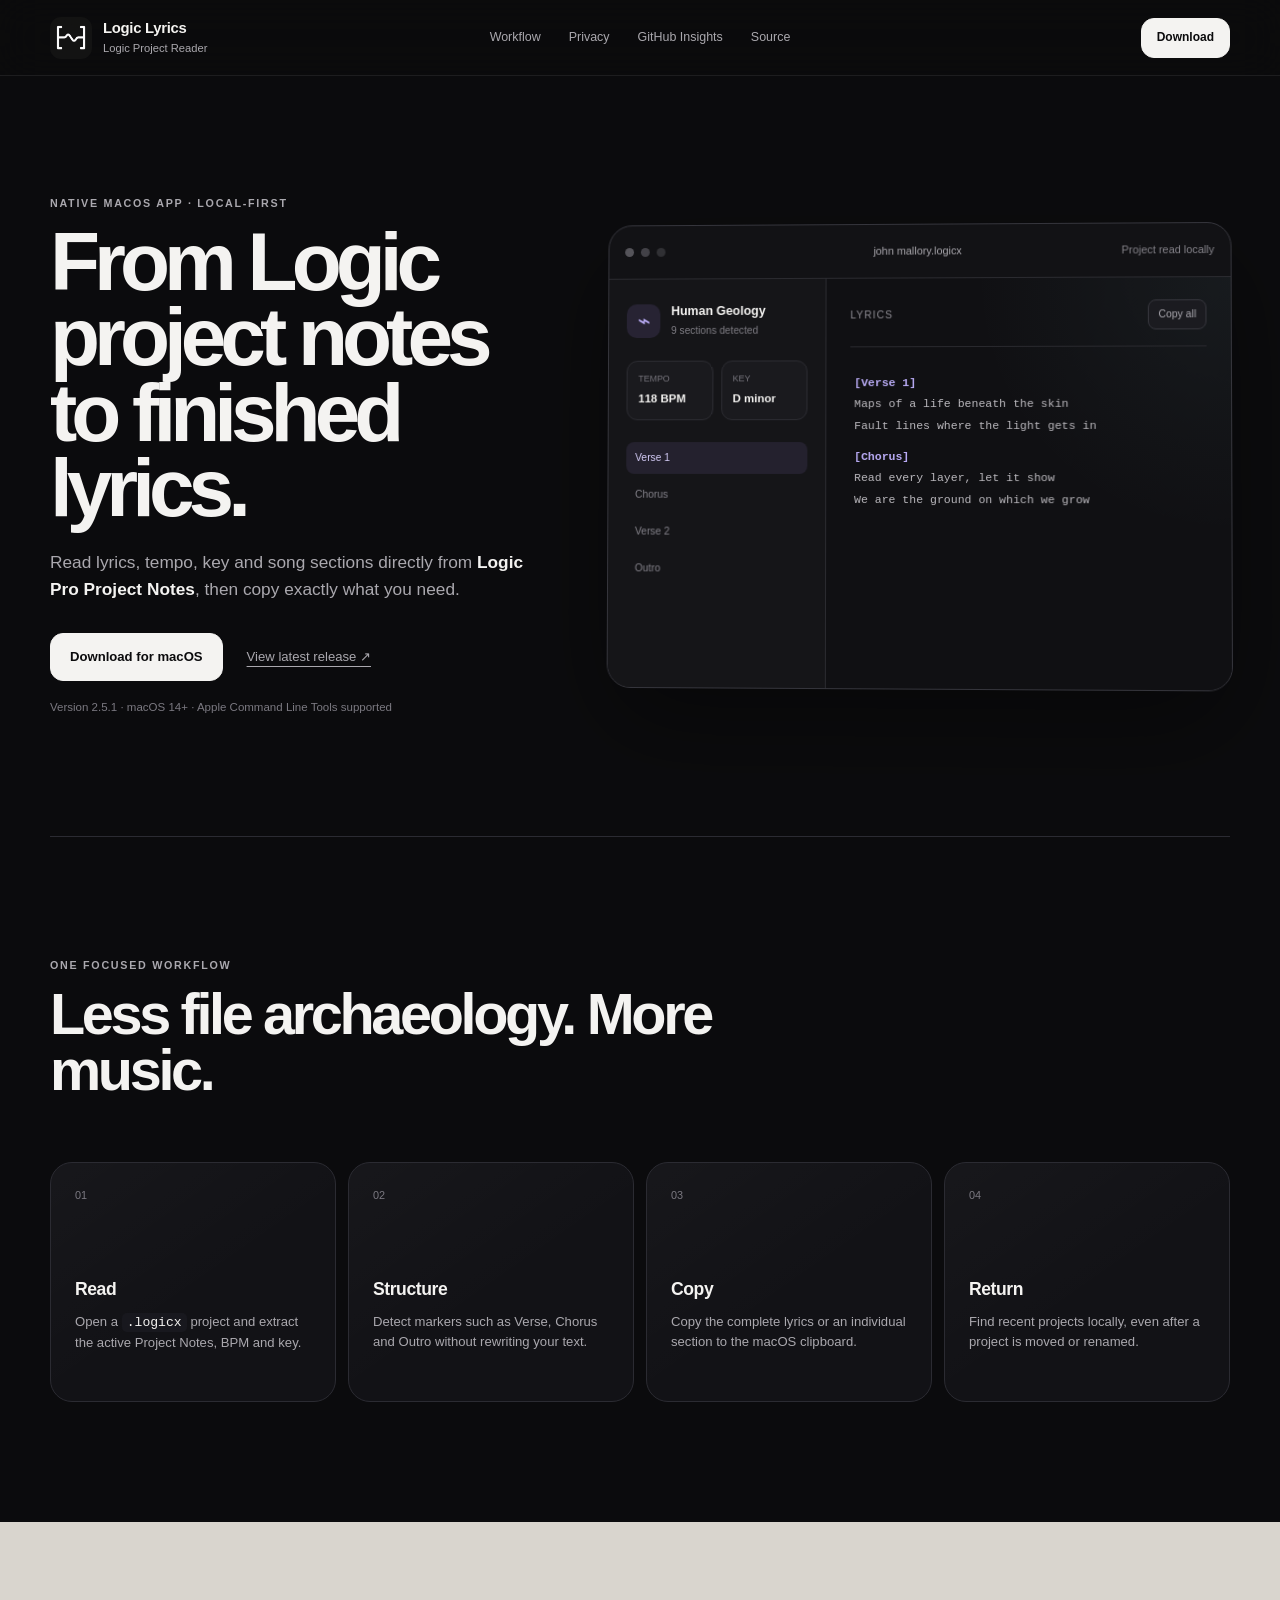
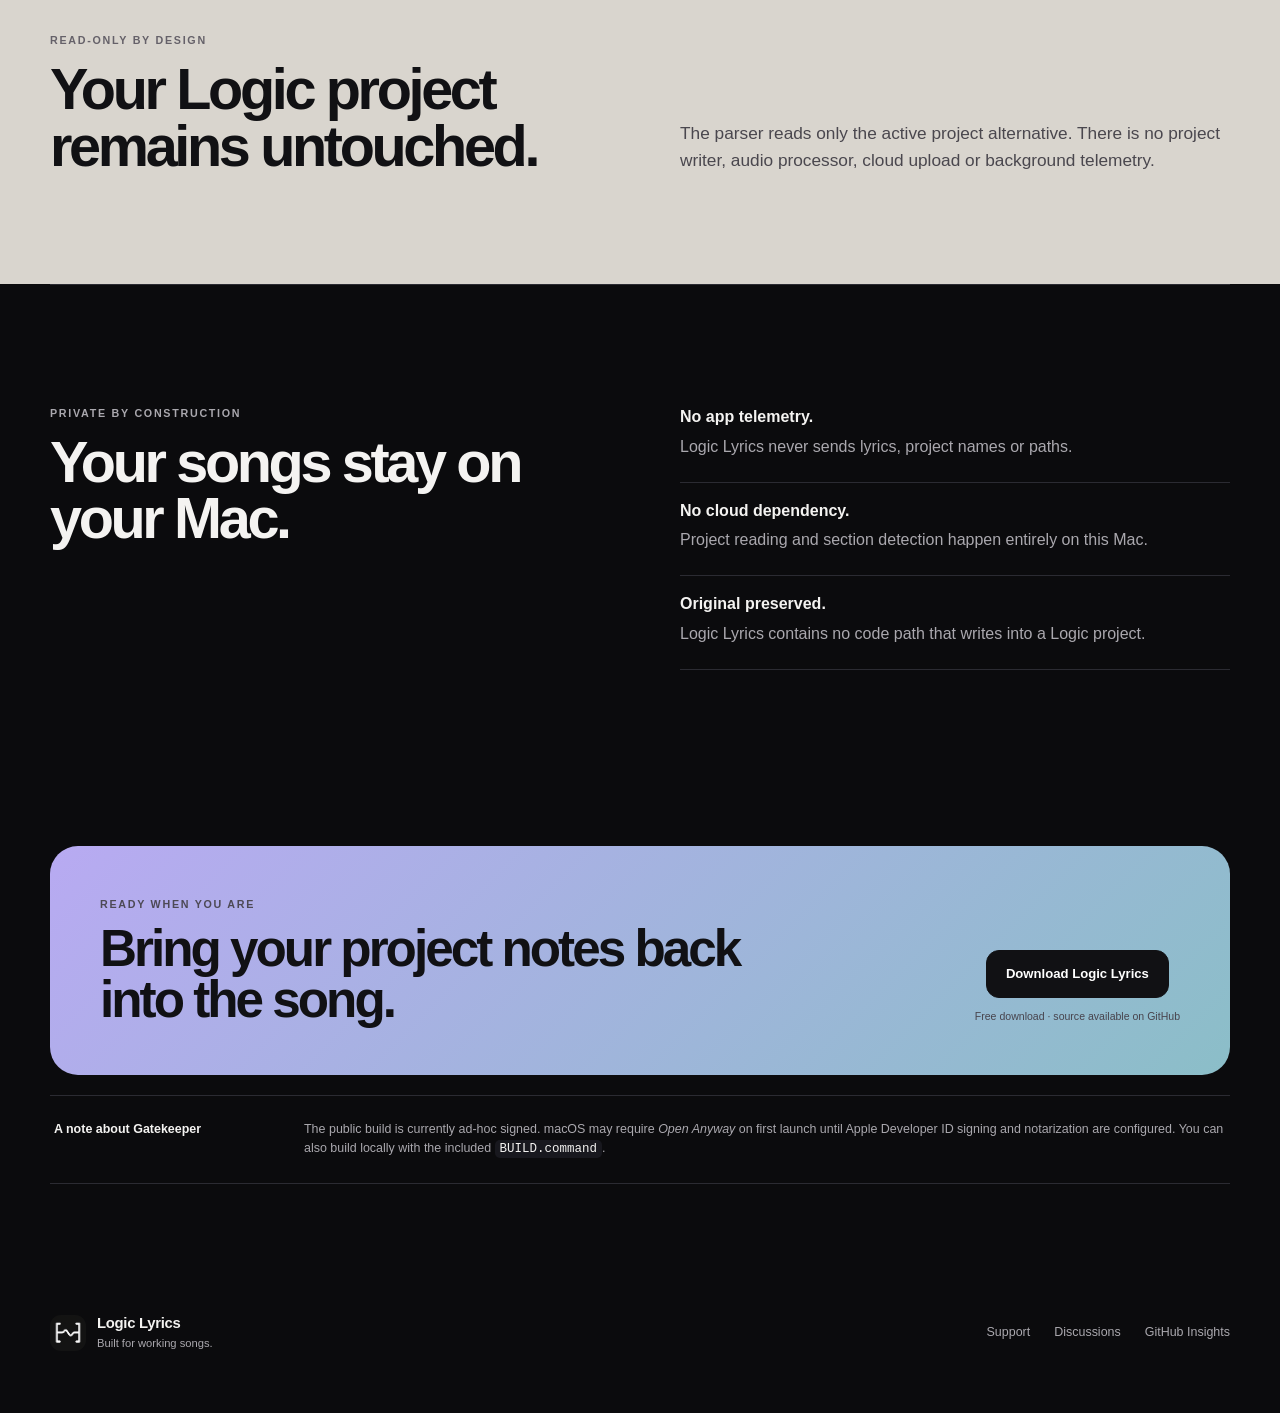
<file: index.html>
<!doctype html>
<html lang="en">
<head>
  <meta charset="utf-8">
  <meta name="viewport" content="width=device-width, initial-scale=1">
  <meta name="theme-color" content="#0b0b0d">
  <meta name="description" content="Logic Lyrics is a focused native macOS reader for lyrics, tempo and key stored in Logic Pro Project Notes.">
  <meta property="og:type" content="website">
  <meta property="og:title" content="Logic Lyrics — Logic Pro Project Notes reader for macOS">
  <meta property="og:description" content="Read and copy lyrics, tempo, key and sections directly from a local Logic Pro project.">
  <meta property="og:url" content="https://syb-illin.github.io/LogicLyrics/">
  <meta property="og:image" content="https://syb-illin.github.io/LogicLyrics/assets/social-preview.png">
  <meta name="twitter:card" content="summary_large_image">
  <title>Logic Lyrics — Logic Pro Project Notes reader for macOS</title>
  <link rel="icon" href="assets/app-icon.png">
  <link rel="stylesheet" href="product.css">
  <script type="application/ld+json">
  {
    "@context": "https://schema.org",
    "@type": "SoftwareApplication",
    "name": "Logic Lyrics",
    "applicationCategory": "MultimediaApplication",
    "operatingSystem": "macOS 14 or later",
    "softwareVersion": "2.5.1",
    "downloadUrl": "https://github.com/syb-illin/LogicLyrics/releases/latest/download/LogicLyrics.app.zip",
    "codeRepository": "https://github.com/syb-illin/LogicLyrics",
    "description": "A focused native macOS reader for Logic Pro Project Notes, lyrics, tempo and key."
  }
  </script>
</head>
<body>
  <a class="skip-link" href="#main">Skip to content</a>

  <header class="site-header">
    <a class="brand" href="#top" aria-label="Logic Lyrics home">
      <img src="assets/app-icon.png" alt="" width="42" height="42">
      <span><strong>Logic Lyrics</strong><small>Logic Project Reader</small></span>
    </a>
    <nav aria-label="Primary navigation">
      <a href="#workflow">Workflow</a>
      <a href="#privacy">Privacy</a>
      <a href="stats/">GitHub Insights</a>
      <a href="https://github.com/syb-illin/LogicLyrics">Source</a>
    </nav>
    <a class="button button-small" href="https://github.com/syb-illin/LogicLyrics/releases/latest/download/LogicLyrics.app.zip">Download</a>
  </header>

  <main id="main">
    <section id="top" class="hero" aria-labelledby="hero-title">
      <div class="hero-copy">
        <p class="eyebrow">Native macOS app · local-first</p>
        <h1 id="hero-title">From Logic project notes to finished lyrics.</h1>
        <p class="lede">Read lyrics, tempo, key and song sections directly from <strong>Logic Pro Project Notes</strong>, then copy exactly what you need.</p>
        <div class="hero-actions">
          <a class="button" href="https://github.com/syb-illin/LogicLyrics/releases/latest/download/LogicLyrics.app.zip">Download for macOS</a>
          <a class="text-link" href="https://github.com/syb-illin/LogicLyrics/releases/latest">View latest release <span aria-hidden="true">↗</span></a>
        </div>
        <p class="requirements">Version 2.5.1 · macOS 14+ · Apple Command Line Tools supported</p>
      </div>

      <div class="studio-preview" aria-label="Logic Lyrics workflow preview">
        <div class="preview-toolbar">
          <span class="traffic-lights" aria-hidden="true"><i></i><i></i><i></i></span>
          <span>john mallory.logicx</span>
          <span class="project-state">Project read locally</span>
        </div>
        <div class="preview-grid">
          <div class="project-panel">
            <div class="project-head">
              <span class="project-icon" aria-hidden="true">⌁</span>
              <div><strong>Human Geology</strong><small>9 sections detected</small></div>
            </div>
            <dl>
              <div><dt>Tempo</dt><dd>118 BPM</dd></div>
              <div><dt>Key</dt><dd>D minor</dd></div>
            </dl>
            <div class="section-list" aria-hidden="true">
              <span class="active">Verse 1</span><span>Chorus</span><span>Verse 2</span><span>Outro</span>
            </div>
          </div>
          <div class="lyrics-panel">
            <div class="panel-label"><span>Lyrics</span><span class="mock-button" aria-hidden="true">Copy all</span></div>
            <div class="lyric-lines" aria-hidden="true">
              <strong>[Verse 1]</strong>
              <span>Maps of a life beneath the skin</span>
              <span>Fault lines where the light gets in</span>
              <span class="space"></span>
              <strong>[Chorus]</strong>
              <span>Read every layer, let it show</span>
              <span>We are the ground on which we grow</span>
            </div>
          </div>
        </div>
      </div>
    </section>

    <section id="workflow" class="section" aria-labelledby="workflow-title">
      <p class="eyebrow">One focused workflow</p>
      <h2 id="workflow-title">Less file archaeology. More music.</h2>
      <div class="feature-grid">
        <article><span class="index">01</span><h3>Read</h3><p>Open a <code>.logicx</code> project and extract the active Project Notes, BPM and key.</p></article>
        <article><span class="index">02</span><h3>Structure</h3><p>Detect markers such as Verse, Chorus and Outro without rewriting your text.</p></article>
        <article><span class="index">03</span><h3>Copy</h3><p>Copy the complete lyrics or an individual section to the macOS clipboard.</p></article>
        <article><span class="index">04</span><h3>Return</h3><p>Find recent projects locally, even after a project is moved or renamed.</p></article>
      </div>
    </section>

    <section class="voice-section" aria-labelledby="voice-title">
      <div>
        <p class="eyebrow">Read-only by design</p>
        <h2 id="voice-title">Your Logic project remains untouched.</h2>
      </div>
      <p>The parser reads only the active project alternative. There is no project writer, audio processor, cloud upload or background telemetry.</p>
    </section>

    <section id="privacy" class="section privacy" aria-labelledby="privacy-title">
      <div>
        <p class="eyebrow">Private by construction</p>
        <h2 id="privacy-title">Your songs stay on your Mac.</h2>
      </div>
      <div class="privacy-list">
        <p><strong>No app telemetry.</strong> Logic Lyrics never sends lyrics, project names or paths.</p>
        <p><strong>No cloud dependency.</strong> Project reading and section detection happen entirely on this Mac.</p>
        <p><strong>Original preserved.</strong> Logic Lyrics contains no code path that writes into a Logic project.</p>
      </div>
    </section>

    <section class="download-card" aria-labelledby="download-title">
      <div><p class="eyebrow">Ready when you are</p><h2 id="download-title">Bring your project notes back into the song.</h2></div>
      <div class="download-actions">
        <a class="button button-light" href="https://github.com/syb-illin/LogicLyrics/releases/latest/download/LogicLyrics.app.zip">Download Logic Lyrics</a>
        <small>Free download · source available on GitHub</small>
      </div>
    </section>

    <aside class="gatekeeper-note" aria-labelledby="gatekeeper-title">
      <strong id="gatekeeper-title">A note about Gatekeeper</strong>
      <p>The public build is currently ad-hoc signed. macOS may require <em>Open Anyway</em> on first launch until Apple Developer ID signing and notarization are configured. You can also build locally with the included <code>BUILD.command</code>.</p>
    </aside>
  </main>

  <footer>
    <div class="brand footer-brand"><img src="assets/app-icon.png" alt="" width="36" height="36"><span><strong>Logic Lyrics</strong><small>Built for working songs.</small></span></div>
    <div class="footer-links"><a href="https://github.com/syb-illin/LogicLyrics/issues">Support</a><a href="https://github.com/syb-illin/LogicLyrics/discussions">Discussions</a><a href="stats/">GitHub Insights</a></div>
  </footer>
</body>
</html>
</file>
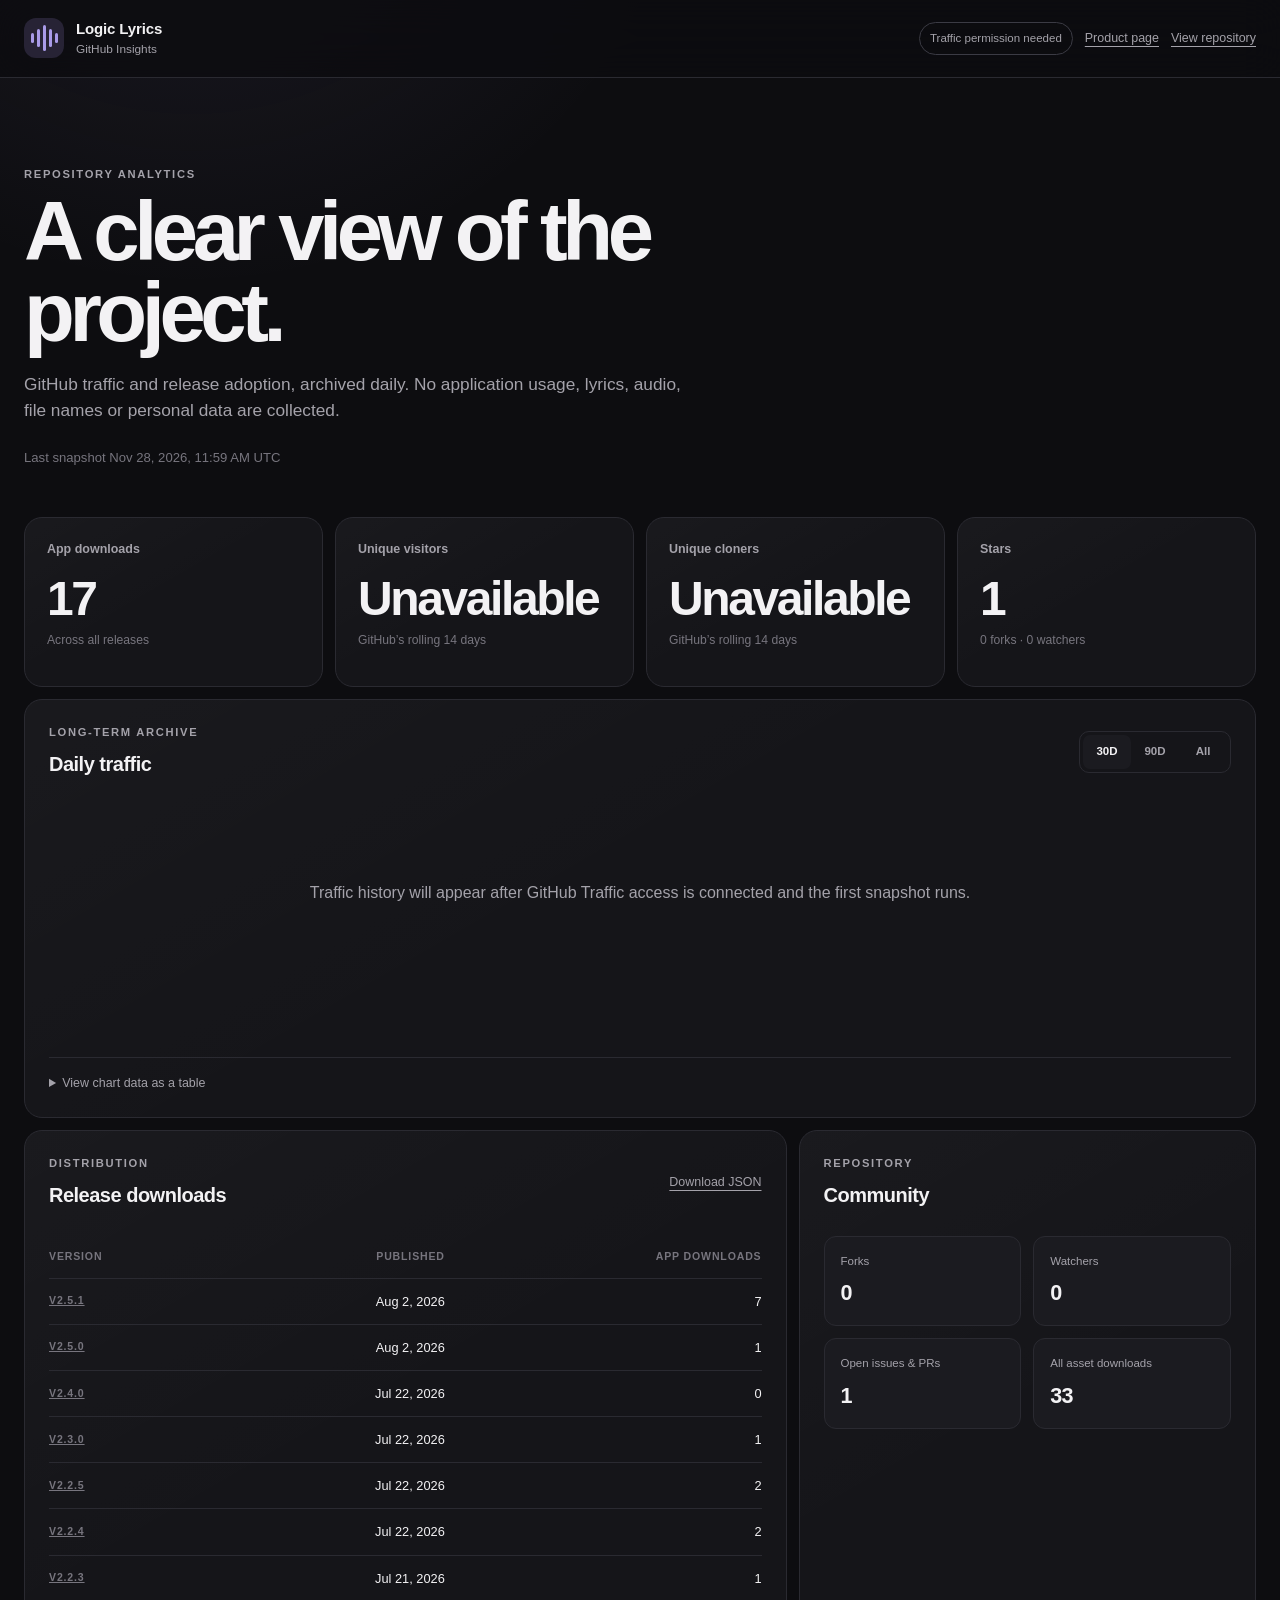
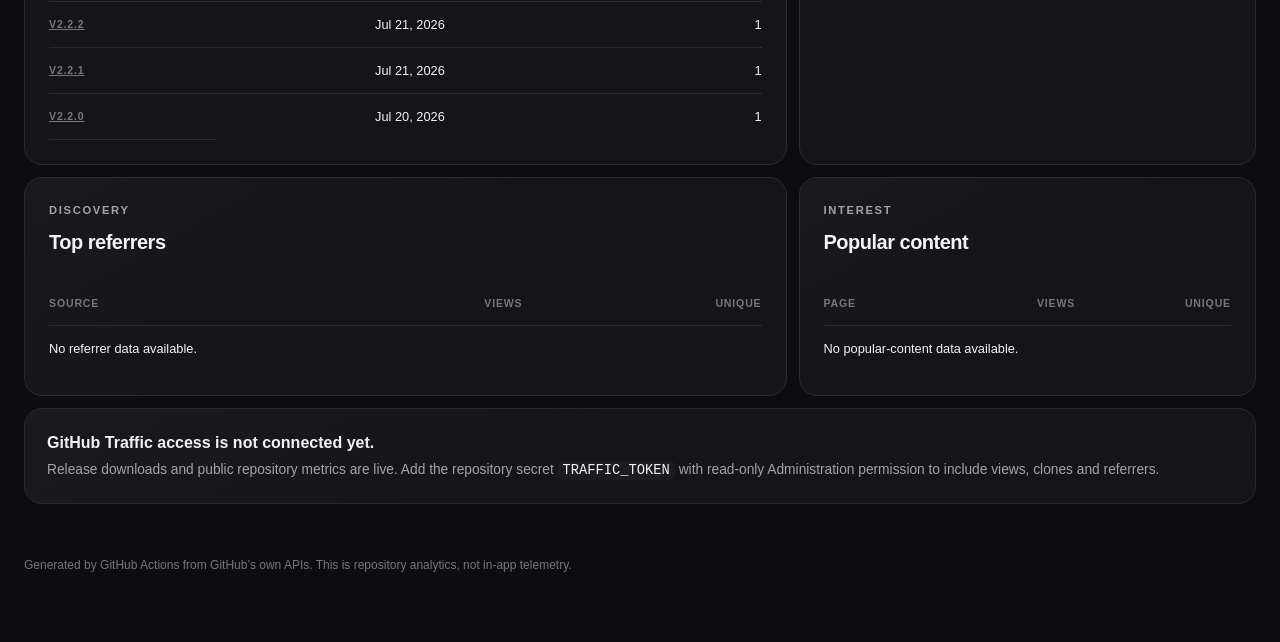
<file: stats/index.html>
<!DOCTYPE html>
<html lang="en">
<head>
  <meta charset="utf-8">
  <meta name="viewport" content="width=device-width, initial-scale=1">
  <meta name="color-scheme" content="dark light">
  <meta name="description" content="Privacy-safe GitHub statistics for Logic Lyrics.">
  <title>Logic Lyrics · GitHub Insights</title>
  <link rel="stylesheet" href="styles.css">
  <script src="dashboard.js" defer></script>
</head>
<body>
  <a class="skip-link" href="#content">Skip to dashboard</a>
  <header class="site-header">
    <a class="brand" href="../" aria-label="Logic Lyrics product page">
      <span class="brand-mark" aria-hidden="true"><i></i><i></i><i></i><i></i><i></i></span>
      <span>
        <strong>Logic Lyrics</strong>
        <small>GitHub Insights</small>
      </span>
    </a>
    <div class="header-actions">
      <span id="trafficStatus" class="status" role="status">Loading GitHub data…</span>
      <a class="quiet-link" href="../">Product page</a>
      <a id="repositoryLink" class="quiet-link" href="https://github.com/syb-illin/LogicLyrics">View repository</a>
    </div>
  </header>

  <main id="content">
    <section class="hero" aria-labelledby="dashboardTitle">
      <p class="eyebrow">Repository analytics</p>
      <h1 id="dashboardTitle">A clear view of the project.</h1>
      <p class="lede">GitHub traffic and release adoption, archived daily. No application usage, lyrics, audio, file names or personal data are collected.</p>
      <p id="lastUpdated" class="timestamp">Waiting for the first snapshot…</p>
    </section>

    <section class="metric-grid" aria-label="Current GitHub metrics">
      <article class="metric-card">
        <span class="metric-label">App downloads</span>
        <strong id="appDownloads" class="metric-value">—</strong>
        <span class="metric-note">Across all releases</span>
      </article>
      <article class="metric-card">
        <span class="metric-label">Unique visitors</span>
        <strong id="uniqueVisitors" class="metric-value">—</strong>
        <span class="metric-note">GitHub’s rolling 14 days</span>
      </article>
      <article class="metric-card">
        <span class="metric-label">Unique cloners</span>
        <strong id="uniqueCloners" class="metric-value">—</strong>
        <span class="metric-note">GitHub’s rolling 14 days</span>
      </article>
      <article class="metric-card">
        <span class="metric-label">Stars</span>
        <strong id="stars" class="metric-value">—</strong>
        <span id="communityNote" class="metric-note">Repository community</span>
      </article>
    </section>

    <section class="panel chart-panel" aria-labelledby="trafficHeading">
      <div class="panel-heading">
        <div>
          <p class="eyebrow">Long-term archive</p>
          <h2 id="trafficHeading">Daily traffic</h2>
        </div>
        <div class="range-control" role="group" aria-label="Traffic chart range">
          <button type="button" data-range="30" aria-pressed="true">30D</button>
          <button type="button" data-range="90" aria-pressed="false">90D</button>
          <button type="button" data-range="all" aria-pressed="false">All</button>
        </div>
      </div>
      <div id="chartEmpty" class="empty-state" hidden>
        Traffic history will appear after GitHub Traffic access is connected and the first snapshot runs.
      </div>
      <div id="chartContainer" class="chart-wrap">
        <svg id="trafficChart" viewBox="0 0 960 320" role="img" aria-labelledby="chartTitle chartDescription">
          <title id="chartTitle">Daily repository views and clones</title>
          <desc id="chartDescription">A line chart comparing GitHub page views with repository clones over time.</desc>
        </svg>
        <div class="legend" aria-hidden="true">
          <span><i class="legend-line views"></i>Views</span>
          <span><i class="legend-line clones"></i>Clones</span>
        </div>
      </div>
      <details class="data-details">
        <summary>View chart data as a table</summary>
        <div class="table-scroll">
          <table>
            <caption>Archived daily GitHub traffic</caption>
            <thead><tr><th scope="col">Date</th><th scope="col">Views</th><th scope="col">Unique visitors</th><th scope="col">Clones</th><th scope="col">Unique cloners</th></tr></thead>
            <tbody id="trafficDataRows"></tbody>
          </table>
        </div>
      </details>
    </section>

    <section class="split-grid">
      <article class="panel" aria-labelledby="releaseHeading">
        <div class="panel-heading">
          <div>
            <p class="eyebrow">Distribution</p>
            <h2 id="releaseHeading">Release downloads</h2>
          </div>
          <a class="quiet-link" href="data/dashboard.json" download>Download JSON</a>
        </div>
        <div class="table-scroll">
          <table>
            <caption class="visually-hidden">Application downloads by GitHub release</caption>
            <thead><tr><th scope="col">Version</th><th scope="col">Published</th><th scope="col">App downloads</th></tr></thead>
            <tbody id="releaseRows"></tbody>
          </table>
        </div>
      </article>

      <article class="panel" aria-labelledby="communityHeading">
        <div class="panel-heading">
          <div>
            <p class="eyebrow">Repository</p>
            <h2 id="communityHeading">Community</h2>
          </div>
        </div>
        <dl class="definition-grid">
          <div><dt>Forks</dt><dd id="forks">—</dd></div>
          <div><dt>Watchers</dt><dd id="watchers">—</dd></div>
          <div><dt>Open issues &amp; PRs</dt><dd id="openIssues">—</dd></div>
          <div><dt>All asset downloads</dt><dd id="allDownloads">—</dd></div>
        </dl>
      </article>
    </section>

    <section class="split-grid">
      <article class="panel" aria-labelledby="referrerHeading">
        <div class="panel-heading"><div><p class="eyebrow">Discovery</p><h2 id="referrerHeading">Top referrers</h2></div></div>
        <div class="table-scroll">
          <table>
            <caption class="visually-hidden">Top sources sending visitors to the repository</caption>
            <thead><tr><th scope="col">Source</th><th scope="col">Views</th><th scope="col">Unique</th></tr></thead>
            <tbody id="referrerRows"></tbody>
          </table>
        </div>
      </article>

      <article class="panel" aria-labelledby="contentHeading">
        <div class="panel-heading"><div><p class="eyebrow">Interest</p><h2 id="contentHeading">Popular content</h2></div></div>
        <div class="table-scroll">
          <table>
            <caption class="visually-hidden">Most viewed repository pages</caption>
            <thead><tr><th scope="col">Page</th><th scope="col">Views</th><th scope="col">Unique</th></tr></thead>
            <tbody id="pathRows"></tbody>
          </table>
        </div>
      </article>
    </section>

    <aside id="permissionNotice" class="notice" hidden aria-labelledby="permissionTitle">
      <div>
        <strong id="permissionTitle">GitHub Traffic access is not connected yet.</strong>
        <p>Release downloads and public repository metrics are live. Add the repository secret <code>TRAFFIC_TOKEN</code> with read-only Administration permission to include views, clones and referrers.</p>
      </div>
    </aside>
  </main>

  <footer>
    <p>Generated by GitHub Actions from GitHub’s own APIs. This is repository analytics, not in-app telemetry.</p>
  </footer>

  <noscript><p class="noscript">JavaScript is required to render the dashboard. The raw metrics remain available in <a href="data/dashboard.json">dashboard.json</a>.</p></noscript>
</body>
</html>
</file>
<file: product.css>
:root {
  color-scheme: dark;
  --bg: #0b0b0d;
  --surface: #121216;
  --surface-2: #18181e;
  --line: #2b2b32;
  --text: #f4f3f1;
  --muted: #aaa8ae;
  --quiet: #7b7981;
  --violet: #b9abf5;
  --cyan: #8fc6d0;
  --focus: #ded7ff;
  --radius: 22px;
  --max: 1180px;
  font-family: Inter, ui-sans-serif, -apple-system, BlinkMacSystemFont, "SF Pro Text", "Segoe UI", sans-serif;
  font-synthesis: none;
}

* { box-sizing: border-box; }
html { background: var(--bg); scroll-behavior: smooth; }
body { margin: 0; min-width: 320px; background: var(--bg); color: var(--text); line-height: 1.55; }
a { color: inherit; }
button, a { -webkit-tap-highlight-color: transparent; }
:focus-visible { outline: 3px solid var(--focus); outline-offset: 4px; }

.skip-link { position: fixed; z-index: 20; top: 12px; left: 12px; padding: 10px 14px; transform: translateY(-180%); border-radius: 10px; background: var(--text); color: var(--bg); }
.skip-link:focus { transform: translateY(0); }

.site-header { position: sticky; z-index: 10; top: 0; display: grid; grid-template-columns: 1fr auto 1fr; align-items: center; min-height: 76px; padding: 0 max(24px, calc((100vw - var(--max)) / 2)); border-bottom: 1px solid rgba(255,255,255,.08); background: rgba(11,11,13,.82); backdrop-filter: blur(22px); }
.brand { display: inline-flex; align-items: center; gap: 11px; width: fit-content; text-decoration: none; }
.brand img { border-radius: 11px; }
.brand strong, .brand small { display: block; }
.brand strong { font-size: .93rem; letter-spacing: -.02em; }
.brand small { color: var(--muted); font-size: .7rem; }
nav { display: flex; gap: 28px; }
nav a, .footer-links a { color: var(--muted); font-size: .78rem; text-decoration: none; }
nav a:hover, .footer-links a:hover { color: var(--text); }
.site-header > .button { justify-self: end; }

main, footer { width: min(calc(100% - 48px), var(--max)); margin: 0 auto; }
.hero { display: grid; grid-template-columns: .88fr 1.12fr; align-items: center; gap: 64px; min-height: 760px; padding: 90px 0; }
.hero::before { position: absolute; z-index: -1; top: 20px; left: 50%; width: min(900px, 80vw); height: 520px; transform: translateX(-25%); border-radius: 50%; background: radial-gradient(circle, rgba(185,171,245,.105), transparent 64%); content: ""; filter: blur(12px); }
.eyebrow { margin: 0 0 12px; color: var(--muted); font-size: .67rem; font-weight: 760; letter-spacing: .16em; text-transform: uppercase; }
h1, h2, h3, p { margin-top: 0; }
h1 { max-width: 600px; margin-bottom: 24px; font-size: clamp(3.3rem, 6.4vw, 6.3rem); line-height: .92; letter-spacing: -.073em; }
h2 { max-width: 760px; margin-bottom: 0; font-size: clamp(2.2rem, 4.5vw, 4.25rem); line-height: .98; letter-spacing: -.058em; }
h3 { margin-bottom: 8px; font-size: 1.1rem; letter-spacing: -.025em; }
.lede { max-width: 575px; margin-bottom: 30px; color: var(--muted); font-size: 1.08rem; }
.lede strong { color: var(--text); font-weight: 620; }
.hero-actions { display: flex; align-items: center; gap: 24px; }
.button { display: inline-flex; align-items: center; justify-content: center; min-height: 48px; padding: 0 19px; border: 1px solid var(--text); border-radius: 13px; background: var(--text); color: var(--bg); font-size: .82rem; font-weight: 760; text-decoration: none; transition: transform .18s ease, background .18s ease; }
.button:hover { transform: translateY(-2px); background: #fff; }
.button-small { min-height: 40px; padding: 0 15px; font-size: .75rem; }
.text-link { color: var(--muted); font-size: .82rem; text-underline-offset: 5px; }
.requirements { margin: 18px 0 0; color: var(--quiet); font-size: .72rem; }

.studio-preview { overflow: hidden; border: 1px solid #35353c; border-radius: 24px; background: #121215; box-shadow: 0 38px 100px rgba(0,0,0,.42); transform: perspective(1400px) rotateY(-2deg) rotateX(1deg); }
.preview-toolbar { display: grid; grid-template-columns: 1fr auto 1fr; align-items: center; min-height: 54px; padding: 0 16px; border-bottom: 1px solid #2b2b30; color: #aaa8ae; font-size: .68rem; }
.traffic-lights { display: flex; gap: 7px; }
.traffic-lights i { width: 9px; height: 9px; border-radius: 50%; background: #55545a; }
.traffic-lights i:nth-child(2) { opacity: .72; }
.traffic-lights i:nth-child(3) { opacity: .45; }
.project-state { justify-self: end; color: #85838a; }
.preview-grid { display: grid; grid-template-columns: 220px 1fr; min-height: 410px; }
.project-panel { padding: 23px 18px; border-right: 1px solid #2b2b30; background: #151518; }
.project-head { display: flex; align-items: center; gap: 11px; }
.project-head strong, .project-head small { display: block; }
.project-head strong { font-size: .78rem; }
.project-head small { margin-top: 2px; color: #7f7d84; font-size: .64rem; }
.project-icon { display: grid; width: 34px; height: 34px; place-items: center; border-radius: 10px; background: #272333; color: var(--violet); font-size: 1.35rem; }
dl { display: grid; grid-template-columns: 1fr 1fr; gap: 8px; margin: 22px 0; }
dl div { padding: 11px; border: 1px solid #2c2c32; border-radius: 11px; background: #1a1a1e; }
dt { color: #77757d; font-size: .56rem; text-transform: uppercase; }
dd { margin: 4px 0 0; font-size: .72rem; font-weight: 700; }
.section-list { display: grid; gap: 5px; }
.section-list span { padding: 8px 9px; border-radius: 8px; color: #84828a; font-size: .65rem; }
.section-list .active { background: #24212e; color: #d5cdf8; }
.lyrics-panel { padding: 22px 24px; background: radial-gradient(circle at 100% 0, rgba(143,198,208,.06), transparent 16rem), #101013; }
.panel-label { display: flex; align-items: center; justify-content: space-between; padding-bottom: 16px; border-bottom: 1px solid #29292e; color: #8f8d94; font-size: .65rem; text-transform: uppercase; letter-spacing: .1em; }
.panel-label .mock-button { padding: 6px 9px; border: 1px solid #36363d; border-radius: 8px; background: #1b1b20; color: #aaa8af; letter-spacing: 0; text-transform: none; }
.lyric-lines { display: grid; padding: 25px 4px; color: #bab8bd; font-family: ui-monospace, "SFMono-Regular", Menlo, monospace; font-size: .72rem; line-height: 1.85; }
.lyric-lines strong { color: var(--violet); font-weight: 650; }
.lyric-lines .space { height: 10px; }

.section { padding: 120px 0; border-top: 1px solid var(--line); }
.feature-grid { display: grid; grid-template-columns: repeat(4, 1fr); gap: 12px; margin-top: 64px; }
.feature-grid article { min-height: 240px; padding: 24px; border: 1px solid var(--line); border-radius: var(--radius); background: linear-gradient(145deg, rgba(255,255,255,.025), transparent 55%), var(--surface); }
.feature-grid .index { display: block; margin-bottom: 72px; color: var(--quiet); font-size: .68rem; }
.feature-grid p { margin: 0; color: var(--muted); font-size: .82rem; }
code { padding: 2px 5px; border-radius: 5px; background: var(--surface-2); color: var(--text); }

.voice-section { display: grid; grid-template-columns: 1fr 1fr; gap: 80px; margin: 0 calc((100vw - min(calc(100vw - 48px), var(--max))) / -2); padding: 110px max(24px, calc((100vw - var(--max)) / 2)); background: #d9d5ce; color: #111114; }
.voice-section .eyebrow { color: #656169; }
.voice-section p:last-child { align-self: end; max-width: 570px; margin: 0; color: #4a474e; font-size: 1.08rem; }
.privacy { display: grid; grid-template-columns: 1fr 1fr; gap: 80px; }
.privacy-list p { padding: 0 0 22px; border-bottom: 1px solid var(--line); color: var(--muted); }
.privacy-list strong { display: block; margin-bottom: 5px; color: var(--text); }
.download-card { display: flex; align-items: flex-end; justify-content: space-between; gap: 60px; margin: 40px 0 20px; padding: 50px; border-radius: 28px; background: linear-gradient(135deg, #b8aaf2, #8bbec8); color: #111114; }
.download-card .eyebrow { color: #4d4955; }
.download-card h2 { max-width: 700px; font-size: clamp(2rem, 4vw, 3.6rem); }
.download-actions { flex: 0 0 auto; text-align: center; }
.button-light { border-color: #111114; background: #111114; color: #fff; }
.download-actions small { display: block; margin-top: 10px; color: #48444d; font-size: .66rem; }
.gatekeeper-note { display: grid; grid-template-columns: 220px 1fr; gap: 30px; margin-bottom: 90px; padding: 24px 4px; border-top: 1px solid var(--line); border-bottom: 1px solid var(--line); }
.gatekeeper-note strong { font-size: .78rem; }
.gatekeeper-note p { margin: 0; color: var(--muted); font-size: .78rem; }
footer { display: flex; align-items: center; justify-content: space-between; padding: 38px 0 60px; }
.footer-links { display: flex; gap: 24px; }

@media (max-width: 980px) {
  .site-header { grid-template-columns: 1fr auto; }
  nav { display: none; }
  .hero { grid-template-columns: 1fr; min-height: auto; gap: 54px; }
  .hero-copy { max-width: 720px; }
  .studio-preview { transform: none; }
  .feature-grid { grid-template-columns: repeat(2, 1fr); }
  .voice-section, .privacy { grid-template-columns: 1fr; gap: 44px; }
  .download-card { align-items: flex-start; flex-direction: column; }
}

@media (max-width: 640px) {
  main, footer { width: min(calc(100% - 28px), var(--max)); }
  .site-header { min-height: 68px; padding: 0 14px; }
  .brand small { display: none; }
  .hero { padding: 70px 0; }
  h1 { font-size: clamp(3rem, 16vw, 4.4rem); }
  .hero-actions { align-items: flex-start; flex-direction: column; }
  .preview-grid { grid-template-columns: 1fr; }
  .project-panel { display: none; }
  .preview-toolbar { grid-template-columns: 1fr auto; }
  .preview-toolbar > span:nth-child(2) { display: none; }
  .feature-grid { grid-template-columns: 1fr; }
  .feature-grid article { min-height: 210px; }
  .section { padding: 86px 0; }
  .voice-section { margin-right: -14px; margin-left: -14px; padding: 80px 14px; }
  .download-card { padding: 30px 24px; }
  .gatekeeper-note { grid-template-columns: 1fr; gap: 10px; }
  footer { align-items: flex-start; flex-direction: column; gap: 24px; }
}

@media (prefers-reduced-motion: reduce) {
  html { scroll-behavior: auto; }
  *, *::before, *::after { transition: none !important; }
}

@media (prefers-contrast: more) {
  :root { --line: #696971; --muted: #d2cfd5; --quiet: #b4b1b9; }
}
</file>
<file: stats/styles.css>
:root {
  color-scheme: dark;
  --background: #0d0d10;
  --surface: #151519;
  --surface-raised: #1b1b20;
  --line: #2a2a31;
  --line-strong: #3b3b44;
  --text: #f3f2f4;
  --muted: #a4a2aa;
  --subtle: #77757e;
  --accent: #a99be8;
  --accent-soft: #272335;
  --second: #8aadb2;
  --focus: #d7d0ff;
  --radius: 18px;
  --max-width: 1240px;
  font-family: Inter, ui-sans-serif, -apple-system, BlinkMacSystemFont, "SF Pro Text", "Segoe UI", sans-serif;
  font-synthesis: none;
}

* { box-sizing: border-box; }
html { background: var(--background); }
body {
  margin: 0;
  min-width: 320px;
  background:
    radial-gradient(circle at 15% -10%, rgba(169, 155, 232, .11), transparent 32rem),
    var(--background);
  color: var(--text);
  line-height: 1.5;
}
a { color: inherit; }
button, a { -webkit-tap-highlight-color: transparent; }
:focus-visible { outline: 3px solid var(--focus); outline-offset: 3px; }

.skip-link {
  position: fixed;
  z-index: 20;
  top: 12px;
  left: 12px;
  padding: 10px 14px;
  transform: translateY(-160%);
  border-radius: 10px;
  background: var(--text);
  color: var(--background);
}
.skip-link:focus { transform: translateY(0); }

.site-header {
  display: flex;
  align-items: center;
  justify-content: space-between;
  min-height: 78px;
  padding: 0 max(24px, calc((100vw - var(--max-width)) / 2));
  border-bottom: 1px solid var(--line);
  background: rgba(13, 13, 16, .84);
  backdrop-filter: blur(20px);
}
.brand, .header-actions { display: flex; align-items: center; gap: 12px; }
.brand { color: inherit; text-decoration: none; }
.brand strong, .brand small { display: block; }
.brand strong { font-size: .94rem; letter-spacing: -.01em; }
.brand small { color: var(--muted); font-size: .74rem; }
.brand-mark {
  display: flex;
  align-items: center;
  justify-content: center;
  gap: 3px;
  width: 40px;
  height: 40px;
  border-radius: 12px;
  background: var(--accent-soft);
}
.brand-mark i { display: block; width: 3px; border-radius: 3px; background: var(--accent); }
.brand-mark i:nth-child(1), .brand-mark i:nth-child(5) { height: 10px; }
.brand-mark i:nth-child(2), .brand-mark i:nth-child(4) { height: 18px; }
.brand-mark i:nth-child(3) { height: 26px; }

main { width: min(calc(100% - 48px), var(--max-width)); margin: 0 auto; }
.hero { max-width: 760px; padding: 88px 0 50px; }
.eyebrow {
  margin: 0 0 8px;
  color: var(--muted);
  font-size: .7rem;
  font-weight: 700;
  letter-spacing: .15em;
  text-transform: uppercase;
}
h1, h2, p { margin-top: 0; }
h1 { margin-bottom: 18px; font-size: clamp(2.5rem, 7vw, 5.2rem); line-height: .98; letter-spacing: -.065em; }
h2 { margin-bottom: 0; font-size: 1.25rem; letter-spacing: -.025em; }
.lede { max-width: 680px; margin-bottom: 24px; color: var(--muted); font-size: 1.08rem; }
.timestamp { margin: 0; color: var(--subtle); font-size: .82rem; }

.metric-grid { display: grid; grid-template-columns: repeat(4, 1fr); gap: 12px; margin-bottom: 12px; }
.metric-card, .panel, .notice {
  border: 1px solid var(--line);
  border-radius: var(--radius);
  background: linear-gradient(150deg, rgba(255, 255, 255, .02), transparent 48%), var(--surface);
}
.metric-card { min-height: 170px; padding: 22px; }
.metric-label, .metric-note { display: block; }
.metric-label { color: var(--muted); font-size: .78rem; font-weight: 650; }
.metric-value { display: block; margin: 16px 0 8px; font-size: clamp(2rem, 4vw, 3rem); line-height: 1; letter-spacing: -.05em; }
.metric-note { color: var(--subtle); font-size: .76rem; }

.panel { padding: 24px; }
.chart-panel { margin-bottom: 12px; }
.panel-heading { display: flex; align-items: center; justify-content: space-between; gap: 20px; margin-bottom: 26px; }
.quiet-link { color: var(--muted); font-size: .78rem; text-underline-offset: 4px; }
.quiet-link:hover { color: var(--text); }
.status {
  padding: 7px 10px;
  border: 1px solid var(--line-strong);
  border-radius: 999px;
  color: var(--muted);
  font-size: .72rem;
  white-space: nowrap;
}
.status.connected { border-color: #55515f; color: var(--text); }

.range-control { display: flex; padding: 3px; border: 1px solid var(--line); border-radius: 10px; }
.range-control button {
  min-width: 48px;
  min-height: 34px;
  border: 0;
  border-radius: 7px;
  background: transparent;
  color: var(--muted);
  cursor: pointer;
  font: inherit;
  font-size: .72rem;
  font-weight: 700;
}
.range-control button[aria-pressed="true"] { background: var(--surface-raised); color: var(--text); }
.chart-wrap { min-height: 330px; }
#trafficChart { display: block; width: 100%; height: auto; overflow: visible; }
.grid-line { stroke: var(--line); stroke-width: 1; }
.axis-label { fill: var(--subtle); font-size: 12px; }
.traffic-line { fill: none; stroke-linecap: round; stroke-linejoin: round; stroke-width: 3; vector-effect: non-scaling-stroke; }
.traffic-line.views { stroke: var(--accent); }
.traffic-line.clones { stroke: var(--second); }
.legend { display: flex; justify-content: center; gap: 22px; color: var(--muted); font-size: .75rem; }
.legend span { display: inline-flex; align-items: center; gap: 7px; }
.legend-line { width: 18px; height: 3px; border-radius: 3px; }
.legend-line.views { background: var(--accent); }
.legend-line.clones { background: var(--second); }
.empty-state { min-height: 230px; padding: 76px 24px; color: var(--muted); text-align: center; }

.split-grid { display: grid; grid-template-columns: 1.25fr .75fr; gap: 12px; margin-bottom: 12px; }
.definition-grid { display: grid; grid-template-columns: 1fr 1fr; gap: 12px; margin: 0; }
.definition-grid div { padding: 16px; border: 1px solid var(--line); border-radius: 12px; background: var(--surface-raised); }
.definition-grid dt { color: var(--muted); font-size: .72rem; }
.definition-grid dd { margin: 7px 0 0; font-size: 1.35rem; font-weight: 700; letter-spacing: -.04em; }

.table-scroll { overflow-x: auto; }
table { width: 100%; border-collapse: collapse; font-size: .8rem; }
caption { padding: 8px; text-align: left; }
th { color: var(--subtle); font-size: .66rem; letter-spacing: .08em; text-transform: uppercase; }
th, td { padding: 13px 10px; border-bottom: 1px solid var(--line); text-align: right; white-space: nowrap; }
th:first-child, td:first-child { padding-left: 0; text-align: left; }
th:last-child, td:last-child { padding-right: 0; }
tbody tr:last-child td { border-bottom: 0; }
td a { text-decoration-color: var(--line-strong); text-underline-offset: 4px; }
.data-details { margin-top: 22px; border-top: 1px solid var(--line); padding-top: 16px; }
.data-details summary { color: var(--muted); cursor: pointer; font-size: .78rem; }

.notice { display: flex; gap: 20px; margin: 12px 0; padding: 22px; }
.notice strong { display: block; margin-bottom: 5px; }
.notice p { margin: 0; color: var(--muted); font-size: .86rem; }
code { padding: 2px 5px; border-radius: 5px; background: var(--surface-raised); color: var(--text); }
footer { width: min(calc(100% - 48px), var(--max-width)); margin: 0 auto; padding: 40px 0 56px; color: var(--subtle); font-size: .75rem; }
.noscript { margin: 20px; padding: 16px; border: 1px solid var(--line); }
.visually-hidden { position: absolute; width: 1px; height: 1px; padding: 0; margin: -1px; overflow: hidden; clip: rect(0, 0, 0, 0); white-space: nowrap; border: 0; }

@media (max-width: 880px) {
  .metric-grid { grid-template-columns: repeat(2, 1fr); }
  .split-grid { grid-template-columns: 1fr; }
}
@media (max-width: 620px) {
  .site-header { align-items: flex-start; padding: 16px 20px; }
  .header-actions { align-items: flex-end; flex-direction: column; }
  main, footer { width: min(calc(100% - 28px), var(--max-width)); }
  .hero { padding-top: 64px; }
  .metric-grid { grid-template-columns: 1fr; }
  .metric-card { min-height: 140px; }
  .panel { padding: 18px; }
  .panel-heading { align-items: flex-start; }
  .definition-grid { grid-template-columns: 1fr; }
}
@media (prefers-reduced-motion: reduce) {
  *, *::before, *::after { scroll-behavior: auto !important; transition: none !important; animation: none !important; }
}
@media (prefers-contrast: more) {
  :root { --line: #64646e; --muted: #cfccd3; --subtle: #b5b2ba; }
}
@media print {
  :root { color-scheme: light; --background: #fff; --surface: #fff; --surface-raised: #f5f5f5; --line: #ccc; --text: #111; --muted: #444; --subtle: #666; }
  body { background: #fff; }
  .site-header { position: static; background: #fff; }
  .range-control, .quiet-link { display: none; }
}
</file>
